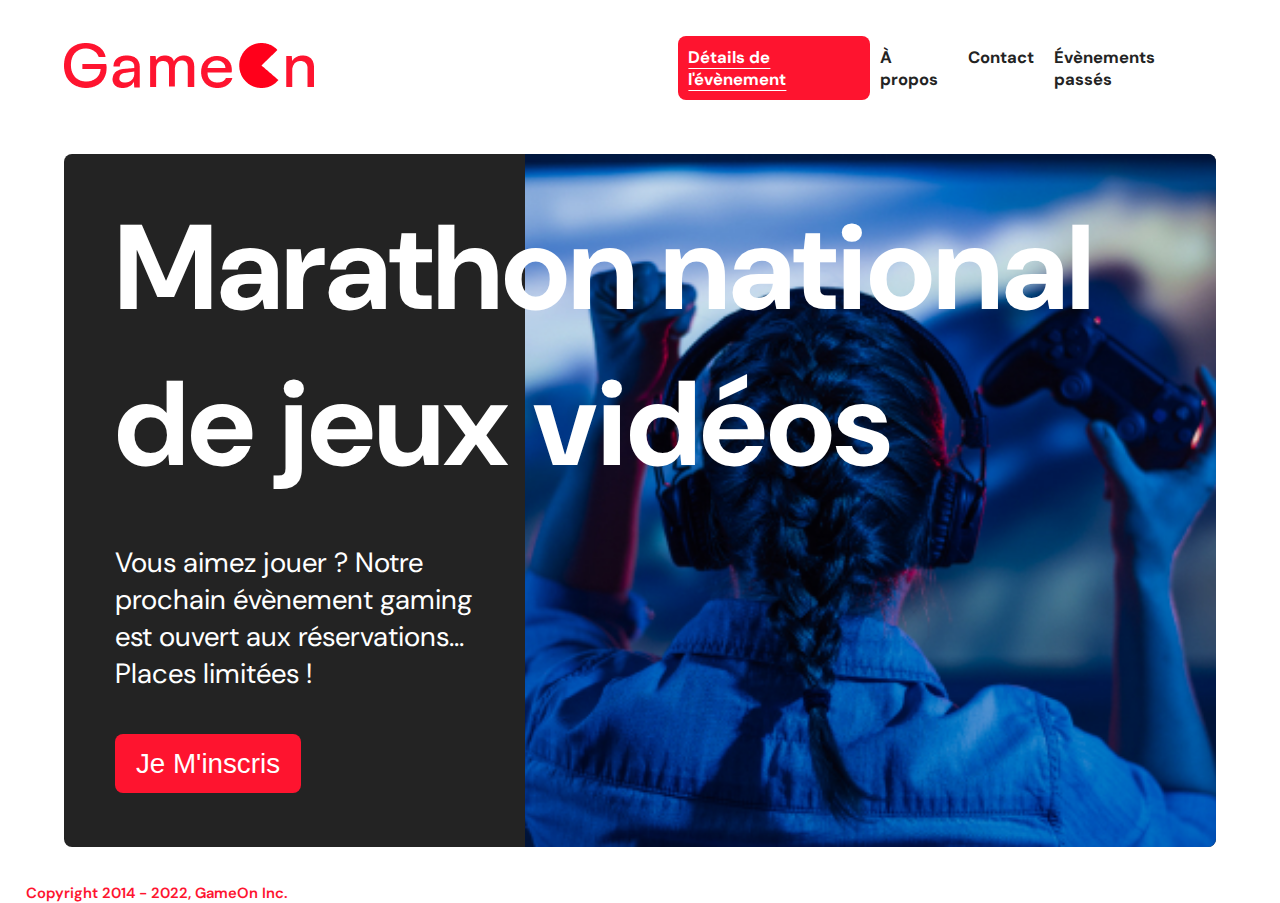
<file: index.html>
<!DOCTYPE html>
<html lang="en">

<head>
  <meta charset="utf-8" />
  <title>Reservation</title>
  <meta name="viewport" content="width=device-width,initial-scale=1" />
  <link rel="stylesheet" href="./css/style.css" />
  <link rel="stylesheet" href="https://cdnjs.cloudflare.com/ajax/libs/font-awesome/4.7.0/css/font-awesome.min.css">
  <link href="https://fonts.googleapis.com/css?family=DM+Sans" rel="stylesheet" />
</head>

<body>

  <!-- HEADER -->
  <header class="topnav" id="myTopnav">
    <div class="header-logo">
      <img alt="logo du projet game on" src="./images/Logo.png" />
    </div>

    <!-- NAVBAR -->
    <nav class="main-navbar">
      <div class="menuList">
        <a href="#" class="active" id="responsive1"><span>Détails de l'évènement</span></a>
        <a href="#" id="responsive2"><span>À propos</span></a>
        <a href="#" id="responsive3"><span>Contact</span></a>
        <a href="#" id="responsive4"><span>Évènements passés</span></a>
      </div>
      <i class="fa fa-bars" id="hamburgerI"></i>
    </nav>
    
  </header>

  <main>
    <!-- SECTION : HERO BANNER -->
    <section class="hero-section">
      <div class="hero-content">
        <h1 class="hero-headline">
          Marathon national<br>
          de jeux vidéos
        </h1>
        <p class="hero-text">
          Vous aimez jouer ? Notre prochain évènement gaming est ouvert
          aux réservations... Places limitées !
        </p>
        <button class="btn-signup modal-btn">
          je m'inscris
        </button>
      </div>
      <div class="hero-img">
      </div>
    </section>

    <!-- MODAL 1 : INSCRIPTION -->
    <div class="bground">
      <div class="content">
        <span class="close"></span>
        <div class="modal-body">

          <!-- FORMULAIRE D'INSCRIPTION : MODAL 1 -->
          <form name="reserve" action="index.html" method="get" id="reserve">
            <div class="formData">
              <label for="first">Prénom</label><br>
              <input class="text-control" type="text" id="first" name="first" minlength="2" /><br>
            </div>
            <div class="formData">
              <label for="last">Nom</label><br>
              <input class="text-control" type="text" id="last" name="last" /><br>
            </div>
            <div class="formData">
              <label for="email">E-mail</label><br>
              <input class="text-control" type="email" id="email" name="email" /><br>
            </div>
            <div class="formData">
              <label for="birthdate">Date de naissance</label><br>
              <input class="text-control" type="date" id="birthdate" name="birthdate" /><br>
            </div>
            <div class="formData">
              <label for="quantity">À combien de tournois GameOn avez-vous déjà participé ?</label><br>
              <input type="number" class="text-control" id="quantity" name="quantity" min="0" max="99">
            </div>
            <p class="text-label ">À quel tournoi souhaitez-vous participer cette année ?</p>
            <div class="formData cityForm">
              <input class="checkbox-input" type="radio" id="location1" name="location" value="New York" />
              <label class="checkbox-label" for="location1">
                <span class="checkbox-icon"></span>
                New York</label>
              <input class="checkbox-input" type="radio" id="location2" name="location" value="San Francisco" />
              <label class="checkbox-label" for="location2">
                <span class="checkbox-icon"></span>
                San Francisco</label>
              <input class="checkbox-input" type="radio" id="location3" name="location" value="Seattle" />
              <label class="checkbox-label" for="location3">
                <span class="checkbox-icon"></span>
                Seattle</label>
              <input class="checkbox-input" type="radio" id="location4" name="location" value="Chicago" />
              <label class="checkbox-label" for="location4">
                <span class="checkbox-icon"></span>
                Chicago</label>
              <input class="checkbox-input" type="radio" id="location5" name="location" value="Boston" />
              <label class="checkbox-label" for="location5">
                <span class="checkbox-icon"></span>
                Boston</label>
              <input class="checkbox-input" type="radio" id="location6" name="location" value="Portland" />
              <label class="checkbox-label" for="location6">
                <span class="checkbox-icon"></span>
                Portland</label>
            </div>

            <div class="formData">
              <input class="checkbox-input" type="checkbox" id="checkbox1" checked />
              <label class="checkbox2-label" for="checkbox1">
                <span class="checkbox-icon"></span>
                J'ai lu et accepté les conditions d'utilisation.
              </label>
              <br>
              <input class="checkbox-input" type="checkbox" id="checkbox2" />
              <label class="checkbox2-label" for="checkbox2">
                <span class="checkbox-icon"></span>
                Je souhaite être prévenu des prochains évènements.
              </label>
              <br>
            </div>

            <!-- BOUTON SUBMIT -->
            <input class="btn-submit button" type="submit" value="C'est parti" id="validation" />
          </form>
        </div>
      </div>
    </div>


    <!--  MODAL 2 : CONFIRMATION INSCRIPTION   -->
    <div class="bg2">
      <div class="content" id="confirm-modal">
        <span class="close close-confirm"></span>
        <div class="modal-confirmation">
          <div class="thanks-text">
            <span>Merci pour</span>
            <span>votre inscription</span>
          </div>
          <button class="btn-signup modal-btn close-btn">
            Fermer
          </button>
        </div>
      </div>
    </div>

  </main>

  <!-- FOOTER : copyright -->
  <footer>
    <p class="copyrights">
      Copyright 2014 - 2022, GameOn Inc.
    </p>
  </footer>

  <script src="./modal.js"></script>
</body>

</html>
</file>
<file: css/style.css>
:root {
  --font-default: "DM Sans", Arial, Helvetica, sans-serif;
  --font-slab: var(--font-default);
  --modal-duration: 0.8s;
}

* {
  box-sizing: border-box;
  margin: 0;
  padding: 0;
}

body {
  font-family: DM Sans, Arial, Helvetica, sans-serif;
  font-size: calc(1.5vmin + 5px);
  margin: auto;
  margin-top: 4vh;
  max-width: 90%;
}

.topnav {
  display: flex;
  justify-content: space-between;
  align-items: center;
}
.topnav .header-logo img {
  max-width: 30vw;
  height: auto;
}
.topnav .menuList {
  width: 42vw;
  display: flex;
  justify-content: space-between;
}
.topnav .menuList .active, .topnav .menuList a:hover {
  color: #ffffff;
  background: #FE142F;
  text-decoration: underline;
  text-underline-offset: 0.3em;
}
.topnav .menuList a {
  text-decoration: none;
  color: rgb(35, 35, 35);
  padding: 10px;
  border-radius: 8px;
  font-size: 0.9em;
  font-weight: bold;
}
#hamburgerI {
  display: none;
  color: red;
}

main {
  margin: 6vh auto 4vh auto;
  position: relative;
}

.hero-section {
  display: flex;
  background: #232323;
  color: rgb(255, 255, 255);
  border-radius: 8px;
}

.hero-content {
  display: flex;
  flex-direction: column;
  justify-content: space-between;
  padding: 4vh 3vw 6vh 4vw;
  width: 40%;
}
.hero-content h1 {
  font-size: 6.5em;
  white-space: nowrap;
  z-index: 2;
}
.hero-content p {
  font-size: 1.5em;
}
.hero-content button {
  width: 50%;
  padding: 1.5vh 1.5vw;
  font-size: 1.5em;
  text-transform: capitalize;
  border-radius: 8px;
  background: #FE142F;
  border: none;
  color: rgb(255, 255, 255);
}
.hero-content button:hover {
  background: #279E7A;
  cursor: pointer;
}

.hero-img {
  background-image: url("../images/bg_img.jpg");
  width: 60vw;
  height: 77vh;
  background-size: cover;
  background-position: center;
  border-radius: 0 8px 8px 0;
}

footer {
  color: #FE142F;
  font-weight: 600;
  font-size: 0.8em;
  transform: translateX(-3vw);
}

.bground,
.bg2 {
  display: none;
  position: fixed;
  z-index: 3;
  left: 0;
  top: 0;
  height: 100%;
  width: 100%;
  overflow: auto;
  background-color: rgba(26, 39, 156, 0.4);
}

.content {
  margin: 7% auto;
  width: 520px;
  -webkit-animation-name: modalopen;
          animation-name: modalopen;
  -webkit-animation-duration: var(--modal-duration);
          animation-duration: var(--modal-duration);
  background: #232323;
  border-radius: 10px;
  overflow: hidden;
  position: relative;
  color: #fff;
  padding-top: 10px;
}

.modal-body {
  padding: 15px 8%;
  margin: 15px auto;
}

label {
  font-size: 14px;
  font-weight: normal;
  display: inline-block;
  margin: 11px 0 11px 0;
}

input {
  padding: 8px;
  border: 0.8px solid #ccc;
  outline: none;
}

.text-control {
  margin: 0;
  padding: 30px;
  width: 100%;
  border-radius: 8px;
  font-size: 20px;
  height: 48px;
}

.text-label {
  font-weight: normal;
  font-size: 14px;
  padding: 8px;
}

.checkbox-label,
.checkbox2-label {
  position: relative;
  margin-left: 36px;
  font-size: 12px;
  font-weight: normal;
}

.checkbox-label .checkbox-icon,
.checkbox2-label .checkbox-icon {
  display: block;
  width: 20px;
  height: 20px;
  border: 2px solid #279e7a;
  border-radius: 50%;
  text-indent: 29px;
  white-space: nowrap;
  position: absolute;
  left: -30px;
  top: -1px;
  transition: 0.3s;
}

.checkbox-label .checkbox-icon::after,
.checkbox2-label .checkbox-icon::after {
  content: "";
  width: 13px;
  height: 13px;
  background-color: #279e7a;
  border-radius: 50%;
  text-indent: 29px;
  white-space: nowrap;
  position: absolute;
  left: 50%;
  top: 50%;
  transform: translate(-50%, -50%);
  transition: 0.3s;
  opacity: 0;
}

.checkbox-input {
  display: none;
}

.checkbox-input:checked + .checkbox-label .checkbox-icon::after,
.checkbox-input:checked + .checkbox2-label .checkbox-icon::after {
  opacity: 1;
}

.checkbox-input:checked + .checkbox2-label .checkbox-icon {
  background: #279e7a;
}

.checkbox2-label .checkbox-icon {
  border-radius: 4px;
  border: 0;
  background: #c4c4c4;
}

.checkbox2-label .checkbox-icon::after {
  width: 7px;
  height: 4px;
  border-radius: 2px;
  background: transparent;
  border: 2px solid transparent;
  border-bottom-color: #fff;
  border-left-color: #fff;
  transform: rotate(-55deg);
  left: 21%;
  top: 19%;
}

.close {
  position: absolute;
  right: 15px;
  top: 15px;
  width: 32px;
  height: 32px;
  opacity: 1;
  cursor: pointer;
  transform: scale(0.7);
}

.close:before,
.close:after {
  position: absolute;
  left: 15px;
  content: " ";
  height: 33px;
  width: 3px;
  background-color: #fff;
}

.close:before {
  transform: rotate(45deg);
}

.close:after {
  transform: rotate(-45deg);
}

.btn-submit {
  background: #FE142F;
  border: none;
  color: white;
  margin: auto;
  display: flex;
  font-size: 18px;
  padding: 1vh 3vw;
  text-align: center;
  margin-top: 2vh;
  border-radius: 8px;
}
.btn-submit:hover {
  background: #279E7A;
  cursor: pointer;
}

#confirm-modal {
  max-width: 520px;
  height: 70vh;
  border-radius: 10px;
  position: relative;
}

.thanks-text {
  display: flex;
  flex-direction: column;
  justify-content: center;
  align-items: center;
  font-size: 1.8em;
  width: 100%;
  height: 70vh;
}

.close-btn {
  position: absolute;
  top: 95%;
  left: 50%;
  transform: translate(-50%, -50%);
  background: #FE142F;
  border: none;
  color: white;
  font-size: 18px;
  padding: 1vh 3vw;
  text-align: center;
  border-radius: 8px;
}
.close-btn:hover {
  background: #279E7A;
  cursor: pointer;
}

@-webkit-keyframes modalopen {
  from {
    opacity: 0;
    transform: translateY(-150px);
  }
  to {
    opacity: 1;
  }
}

@keyframes modalopen {
  from {
    opacity: 0;
    transform: translateY(-150px);
  }
  to {
    opacity: 1;
  }
}
.errorClass {
  font-size: 12px;
  color: #e54858;
  display: block;
  margin-top: 5px;
  margin-bottom: 7px;
  transition: 0.3s;
}

@media screen and (max-width: 992px) {
  .main-navbar {
    display: flex;
    width: 60%;
    justify-content: space-between;
    align-items: center;
  }
  .menuList a {
    display: none;
  }
  #hamburgerI {
    font-size: 2em;
    display: block;
  }
  .hero-content {
    width: 40%;
  }
  .hero-content h1 {
    font-size: 4em;
  }
  .hero-content p {
    font-size: 1.2em;
  }
  .hero-content button {
    width: 80%;
  }
  .hero-img {
    max-height: 700px;
    background-size: cover;
  }
  #confirm-modal {
    height: 85vh;
  }
  .thanks-text {
    height: 85vh;
  }
  footer {
    margin-top: 7vh;
  }
}
@media screen and (max-width: 768px) {
  .topnav {
    align-items: flex-start;
    padding: 1em;
  }
  .main-navbar {
    flex-direction: column-reverse;
    width: 100%;
  }
  .menuList {
    margin-top: 3vh;
    flex-direction: column;
    width: 100%;
    transform: translateX(-7vw);
  }
  .menuList #responsive1 {
    width: 50vw;
    transform: translateX(-20%);
    font-size: 1.5em;
    text-align: center;
    justify-content: center;
    font-weight: normal;
  }
  .menuList #responsive2 {
    width: 50vw;
    transform: translateX(-20%);
    font-size: 1.5em;
    text-align: center;
    justify-content: center;
    font-weight: normal;
  }
  .menuList #responsive3 {
    width: 50vw;
    transform: translateX(-20%);
    font-size: 1.5em;
    text-align: center;
    justify-content: center;
    font-weight: normal;
  }
  .menuList #responsive4 {
    width: 50vw;
    transform: translateX(-20%);
    font-size: 1.5em;
    text-align: center;
    justify-content: center;
    font-weight: normal;
  }
  #hamburgerI {
    width: 100%;
    text-align: end;
    font-size: 2.8em;
  }
  .hero-section {
    flex-direction: column;
    align-items: center;
    color: rgb(0, 0, 0);
    width: 100%;
    background: white;
    margin-top: 0;
  }
  .hero-content {
    width: 100%;
    align-items: center;
    padding: 1em;
    padding-bottom: 0;
  }
  .hero-content h1 {
    margin-bottom: 2vh;
    width: 100%;
  }
  .hero-content p {
    width: 100%;
  }
  .hero-content button {
    transform: translateY(90vh);
    width: 50%;
  }
  .hero-img {
    width: 100%;
    background-size: cover;
    border-radius: 8px;
  }
  .bground,
.bg2 {
    background: none;
  }
  .content {
    margin: 0px;
    margin-top: 15vh;
    height: auto;
    width: 100vw;
    border-radius: 8px 8px 0px 0px;
  }
  #validation {
    padding: 1vh 10vw;
  }
  #confirm-modal {
    border-radius: 8px 8px 0px 0px;
    max-width: 768px;
    height: 85vh;
  }
  .thanks-text {
    font-size: 3em;
  }
  .close-btn {
    width: 35%;
  }
  footer {
    transform: none;
    display: flex;
    justify-content: center;
    transform: translate(0px, 12vh);
    font-size: 1em;
    padding-bottom: 3vh;
  }
}
@media screen and (max-width: 540px) {
  main {
    margin: 0 auto;
  }
  .hero-content {
    font-size: 90%;
  }
  .hero-content p {
    font-size: 120%;
  }
  .hero-content button {
    position: absolute;
    bottom: 80vh;
  }
  .hero-img {
    height: 330px;
    background-size: cover;
    margin-top: 3vh;
  }
  footer {
    transform: translate(0px, 8vh);
  }
}
@media screen and (max-width: 360px) {
  .hero-content h1 {
    font-size: 3.7em;
  }
}/*# sourceMappingURL=style.css.map */
</file>
